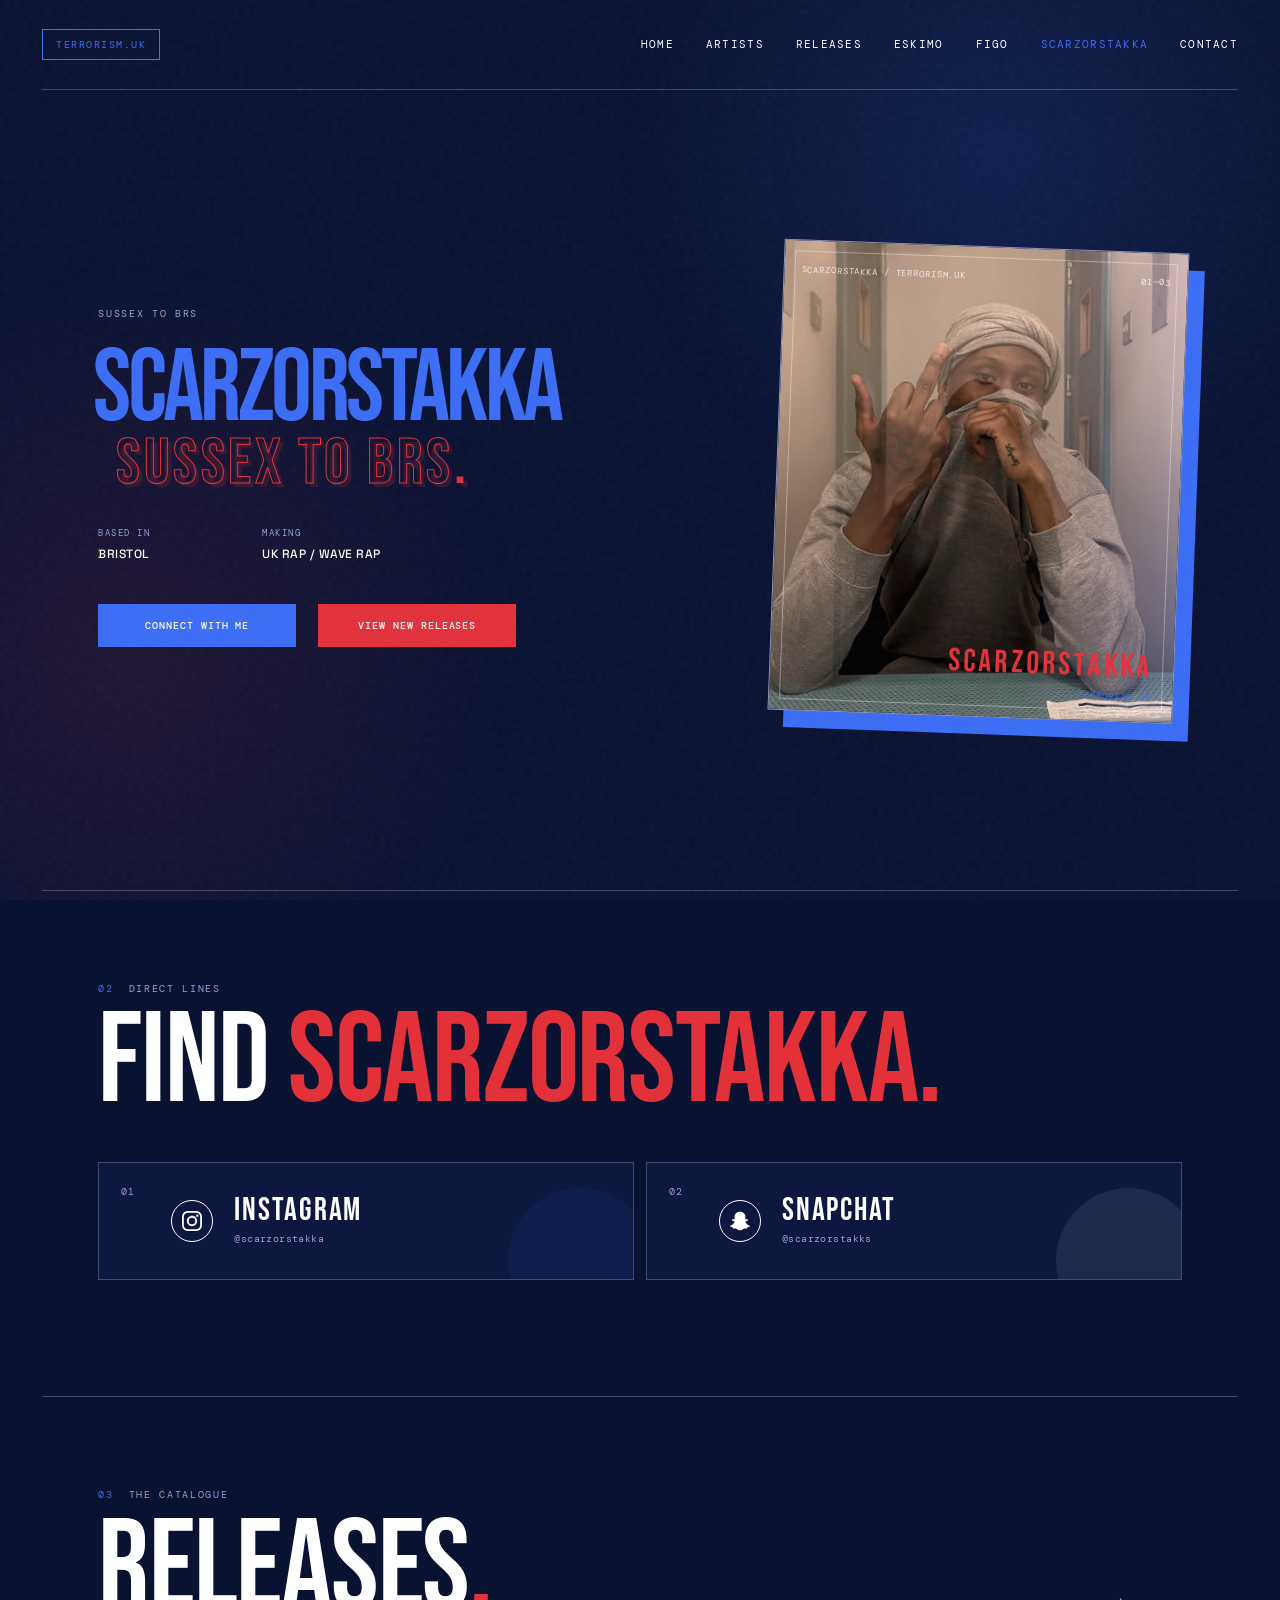
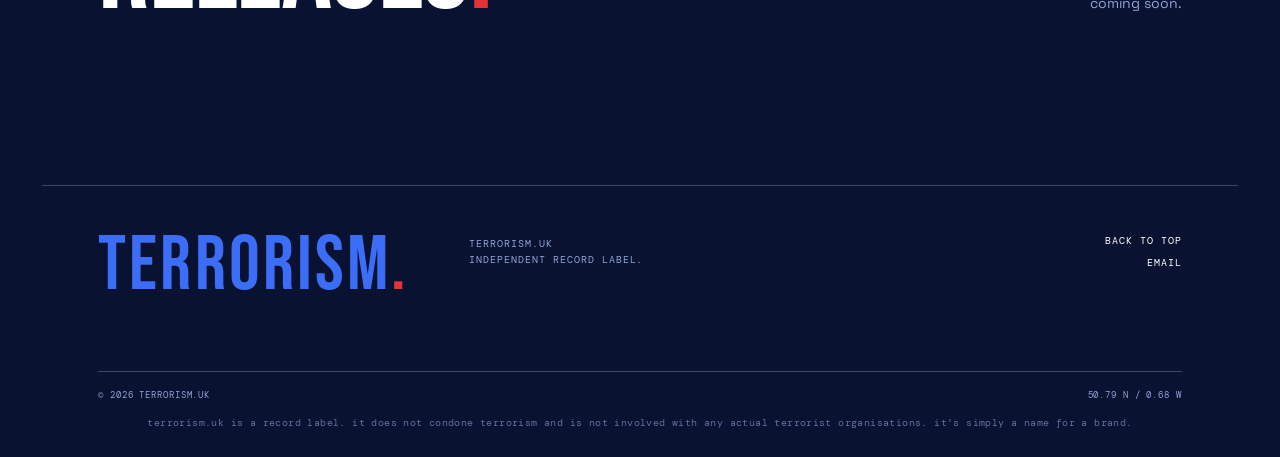
<file: scarzorstakka/index.html>
<!doctype html>
<html lang="en">
  <head>
    <meta charset="UTF-8" />
    <meta name="viewport" content="width=device-width, initial-scale=1.0, viewport-fit=cover" />
    <meta name="theme-color" content="#0a1232" />
    <meta
      name="description"
      content="SCARZORSTAKKA is a rapper from Bristol making UK rap and wave rap. Official artist page on terrorism.uk."
    />
    <title>SCARZORSTAKKA / terrorism.uk</title>
    <link rel="icon" type="image/png" href="../assets/LOGO.png" />
    <meta property="og:title" content="SCARZORSTAKKA / terrorism.uk" />
    <meta property="og:image" content="../assets/scarz-profile.png" />
    <meta name="twitter:card" content="summary_large_image" />
    <meta name="twitter:image" content="../assets/scarz-profile.png" />
    <link rel="preconnect" href="https://fonts.googleapis.com" />
    <link rel="preconnect" href="https://fonts.gstatic.com" crossorigin />
    <link
      href="https://fonts.googleapis.com/css2?family=Bebas+Neue&family=DM+Mono:wght@400;500&family=Space+Grotesk:wght@400;500;600;700&display=swap"
      rel="stylesheet"
    />
    <link rel="stylesheet" href="../styles.css" />
    <script src="../script.js" defer></script>
  </head>
  <body>
    <div class="site-shell">
      <header class="site-header navbar">
        <a class="brand" href="../" aria-label="terrorism.uk home">
          <span class="brand-mark">terrorism.uk</span>
        </a>

        <nav class="navbar-links" aria-label="Primary">
          <a href="../">Home</a>
          <a href="../#roster">Artists</a>
          <a href="../#releases">Releases</a>
          <a href="../eskimo/">Eskimo</a>
          <a href="../figo/">Figo</a>
          <a href="../scarzorstakka/" aria-current="page">Scarzorstakka</a>
          <a href="mailto:admin@terrorism.uk">Contact</a>
        </nav>
      </header>

      <main id="top">
        <section class="hero" aria-labelledby="hero-title">
          <div class="hero-copy">
            <p class="eyebrow">Sussex to BRS</p>

            <h1 id="hero-title" class="hero-title-long">
              <span class="hero-title-name">Scarzorstakka</span>
              <span class="hero-title-location"></span>
              <span class="hero-title-frequency">SUSSEX TO BRS<span>.</span></span>
            </h1>


            <div class="hero-details" aria-label="Artist details">
              <div>
                <span class="detail-label">Based in</span>
                <strong>Bristol</strong>
              </div>
              <div>
                <span class="detail-label">Making</span>
                <strong>UK Rap / Wave Rap</strong>
              </div>
            </div>

            <div class="hero-actions">
              <a class="primary-link" href="#links">
                <span>Connect with me</span>
              </a>
              <a class="primary-link primary-link-red" href="#releases">
                <span>View new releases</span>
              </a>
            </div>
          </div>

          <div class="portrait-wrap">
            <div class="portrait-frame">
              <div class="portrait-meta portrait-meta-top">
                <span>SCARZORSTAKKA / terrorism.uk</span>
                <span>01—03</span>
              </div>


              <img
                class="portrait-image"
                src="../assets/scarz-profile.png"
                alt="SCARZORSTAKKA, rapper from Bristol"
              />

              <div class="portrait-stamp" aria-hidden="true">
                <span>SCARZORSTAKKA</span>
                <span>terrorism.uk</span>
              </div>
            </div>
          </div>
        </section>

        <section class="links-section" id="links" aria-labelledby="links-title">
          <div class="section-heading">
            <div>
              <p class="eyebrow"><span>02</span> Direct lines</p>
              <h2 id="links-title">Find <em>Scarzorstakka.</em></h2>
            </div>
          </div>

          <div class="link-list">
            <a
              class="link-card instagram-card"
              href="https://www.instagram.com/scarzorstakka/"
              target="_blank"
              rel="noreferrer"
            >
              <span class="link-number">01</span>
              <span class="platform-icon" aria-hidden="true">
                <svg viewBox="0 0 24 24" xmlns="http://www.w3.org/2000/svg" fill="currentColor">
                  <path d="M7.0301.084c-1.2768.0602-2.1487.264-2.911.5634-.7888.3075-1.4575.72-2.1228 1.3877-.6652.6677-1.075 1.3368-1.3802 2.127-.2954.7638-.4956 1.6365-.552 2.914-.0564 1.2775-.0689 1.6882-.0626 4.947.0062 3.2586.0206 3.6671.0825 4.9473.061 1.2765.264 2.1482.5635 2.9107.308.7889.72 1.4573 1.388 2.1228.6679.6655 1.3365 1.0743 2.1285 1.38.7632.295 1.6361.4961 2.9134.552 1.2773.056 1.6884.069 4.9462.0627 3.2578-.0062 3.668-.0207 4.9478-.0814 1.28-.0607 2.147-.2652 2.9098-.5633.7889-.3086 1.4578-.72 2.1228-1.3881.665-.6682 1.0745-1.3378 1.3795-2.1284.2957-.7632.4966-1.636.552-2.9124.056-1.2809.0692-1.6898.063-4.948-.0063-3.2583-.021-3.6668-.0817-4.9465-.0607-1.2797-.264-2.1487-.5633-2.9117-.3084-.7889-.72-1.4568-1.3876-2.1228C21.2982 1.33 20.628.9208 19.8378.6165 19.074.321 18.2017.1197 16.9244.0645 15.6471.0093 15.236-.005 11.977.0014 8.718.0076 8.31.0215 7.0301.0839m.1402 21.6932c-1.17-.0509-1.8053-.2453-2.2287-.408-.5606-.216-.96-.4771-1.3819-.895-.422-.4178-.6811-.8186-.9-1.378-.1644-.4234-.3624-1.058-.4171-2.228-.0595-1.2645-.072-1.6442-.079-4.848-.007-3.2037.0053-3.583.0607-4.848.05-1.169.2456-1.805.408-2.2282.216-.5613.4762-.96.895-1.3816.4188-.4217.8184-.6814 1.3783-.9003.423-.1651 1.0575-.3614 2.227-.4171 1.2655-.06 1.6447-.072 4.848-.079 3.2033-.007 3.5835.005 4.8495.0608 1.169.0508 1.8053.2445 2.228.408.5608.216.96.4754 1.3816.895.4217.4194.6816.8176.9005 1.3787.1653.4217.3617 1.056.4169 2.2263.0602 1.2655.0739 1.645.0796 4.848.0058 3.203-.0055 3.5834-.061 4.848-.051 1.17-.245 1.8055-.408 2.2294-.216.5604-.4763.96-.8954 1.3814-.419.4215-.8181.6811-1.3783.9-.4224.1649-1.0577.3617-2.2262.4174-1.2656.0595-1.6448.072-4.8493.079-3.2045.007-3.5825-.006-4.848-.0608M16.953 5.5864A1.44 1.44 0 1 0 18.39 4.144a1.44 1.44 0 0 0-1.437 1.4424M5.8385 12.012c.0067 3.4032 2.7706 6.1557 6.173 6.1493 3.4026-.0065 6.157-2.7701 6.1506-6.1733-.0065-3.4032-2.771-6.1565-6.174-6.1498-3.403.0067-6.156 2.771-6.1496 6.1738M8 12.0077a4 4 0 1 1 4.008 3.9921A3.9996 3.9996 0 0 1 8 12.0077"/>
                </svg>
              </span>
              <span class="link-card-copy">
                <span class="link-platform">Instagram</span>
                <span class="link-handle">@scarzorstakka</span>
              </span>
            </a>

            <a
              class="link-card snapchat-card"
              href="https://www.snapchat.com/add/scarzorstakks"
              target="_blank"
              rel="noreferrer"
            >
              <span class="link-number">02</span>
              <span class="platform-icon" aria-hidden="true">
                <svg viewBox="0 0 24 24" xmlns="http://www.w3.org/2000/svg" fill="currentColor">
                  <path d="M12.206.793c.99 0 4.347.276 5.93 3.821.529 1.193.403 3.219.299 4.847l-.003.06c-.012.18-.022.345-.03.51.075.045.203.09.401.09.3-.016.659-.12 1.033-.301.165-.088.344-.104.464-.104.182 0 .359.029.509.09.45.149.734.479.734.838.015.449-.39.839-1.213 1.168-.089.029-.209.075-.344.119-.45.135-1.139.36-1.333.81-.09.224-.061.524.12.868l.015.015c.06.136 1.526 3.475 4.791 4.014.255.044.435.27.42.509 0 .075-.015.149-.045.225-.24.569-1.273.988-3.146 1.271-.059.091-.12.375-.164.57-.029.179-.074.36-.134.553-.076.271-.27.405-.555.405h-.03c-.135 0-.313-.031-.538-.074-.36-.075-.765-.135-1.273-.135-.3 0-.599.015-.913.074-.6.104-1.123.464-1.723.884-.853.599-1.826 1.288-3.294 1.288-.06 0-.119-.015-.18-.015h-.149c-1.468 0-2.427-.675-3.279-1.288-.599-.42-1.107-.779-1.707-.884-.314-.045-.629-.074-.928-.074-.54 0-.958.089-1.272.149-.211.043-.391.074-.54.074-.374 0-.523-.224-.583-.42-.061-.192-.09-.389-.135-.567-.046-.181-.105-.494-.166-.57-1.918-.222-2.95-.642-3.189-1.226-.031-.063-.052-.15-.055-.225-.015-.243.165-.465.42-.509 3.264-.54 4.73-3.879 4.791-4.02l.016-.029c.18-.345.224-.645.119-.869-.195-.434-.884-.658-1.332-.809-.121-.029-.24-.074-.346-.119-1.107-.435-1.257-.93-1.197-1.273.09-.479.674-.793 1.168-.793.146 0 .27.029.383.074.42.194.789.3 1.104.3.234 0 .384-.06.465-.105l-.046-.569c-.098-1.626-.225-3.651.307-4.837C7.392 1.077 10.739.807 11.727.807l.419-.015h.06z"/>
                </svg>
              </span>
              <span class="link-card-copy">
                <span class="link-platform">Snapchat</span>
                <span class="link-handle">@scarzorstakks</span>
              </span>
            </a>
          </div>
        </section>

        <section class="releases-section" id="releases" aria-labelledby="releases-title">
          <div class="section-heading">
            <div>
              <p class="eyebrow"><span>03</span> The catalogue</p>
              <h2 id="releases-title">Releases<em>.</em></h2>
            </div>
            <p class="section-intro">
              coming soon.
            </p>
          </div>
        </section>

        <section class="signal-strip" aria-label="Coming soon message"></section>
      </main>

      <footer class="site-footer">
        <div class="footer-main">
          <span class="footer-logo">TERRORISM<span>.</span></span>
          <p>terrorism.uk<br />Independent record label.</p>
          <div class="footer-actions">
            <a href="#top">Back to top</a>
            <a href="mailto:admin@terrorism.uk">Email</a>
          </div>
        </div>
        <div class="footer-bottom">
          <span>&copy; <span id="year">2026</span> terrorism.uk</span>
          <span>50.79 N / 0.68 W</span>
        </div>
        <p class="footer-disclaimer">
          terrorism.uk is a record label. it does not condone terrorism and is not involved with any actual terrorist organisations. it's simply a name for a brand.
        </p>
      </footer>
    </div>
  </body>
</html>
</file>
<file: styles.css>
:root {
  --ink: #0a1232;
  --ink-soft: #0f1a45;
  --paper: #ffffff;
  --muted: #8fa3d6;
  --acid: #3b6df6;
  --coral: #e3313a;
  --line: rgba(255, 255, 255, 0.22);
  --display: "Bebas Neue", Impact, "Arial Narrow", sans-serif;
  --body: "Space Grotesk", Arial, sans-serif;
  --mono: "DM Mono", "Courier New", monospace;
}

* {
  box-sizing: border-box;
}

html {
  scroll-behavior: smooth;
}

body {
  margin: 0;
  overflow-x: hidden;
  background: var(--ink);
  color: var(--paper);
  font-family: var(--body);
  -webkit-font-smoothing: antialiased;
  -webkit-text-size-adjust: 100%;
  text-size-adjust: 100%;
}

body::before,
body::after {
  position: fixed;
  z-index: -2;
  display: block;
  content: "";
  pointer-events: none;
}

body::before {
  inset: 0;
  background:
    radial-gradient(circle at 78% 17%, rgba(59, 109, 246, 0.14), transparent 24rem),
    radial-gradient(circle at 10% 73%, rgba(227, 49, 58, 0.1), transparent 25rem);
}

body::after {
  inset: 0;
  z-index: 5;
  opacity: 0.06;
  background-image: url("data:image/svg+xml,%3Csvg viewBox='0 0 180 180' xmlns='http://www.w3.org/2000/svg'%3E%3Cfilter id='n'%3E%3CfeTurbulence type='fractalNoise' baseFrequency='.85' numOctaves='4' stitchTiles='stitch'/%3E%3C/filter%3E%3Crect width='100%25' height='100%25' filter='url(%23n)' opacity='.65'/%3E%3C/svg%3E");
  pointer-events: none;
}

a {
  color: inherit;
  text-decoration: none;
}

button,
a {
  -webkit-tap-highlight-color: transparent;
  touch-action: manipulation;
}

::selection {
  background: var(--acid);
  color: var(--ink);
}

.site-shell {
  width: min(100%, 1440px);
  margin: 0 auto;
  padding: 0 42px;
}

.site-header {
  display: grid;
  grid-template-columns: 1fr auto 1fr;
  align-items: center;
  min-height: 90px;
  border-bottom: 1px solid var(--line);
  font-family: var(--mono);
  font-size: 0.66rem;
  letter-spacing: 0.12em;
  text-transform: uppercase;
}

.brand {
  display: inline-flex;
  align-items: center;
  gap: 12px;
  justify-self: start;
  width: max-content;
}

.brand-mark {
  display: inline-flex;
  align-items: center;
  justify-content: center;
  width: max-content;
  min-width: 31px;
  height: 31px;
  padding: 0 13px;
  border: 1px solid var(--acid);
  color: var(--acid);
  font-family: var(--mono);
  font-size: 0.6rem;
  letter-spacing: 0.16em;
  line-height: 1;
}

.hero {
  display: grid;
  grid-template-columns: minmax(0, 1fr) minmax(350px, 0.72fr);
  gap: clamp(48px, 9vw, 144px);
  align-items: center;
  min-height: min(800px, calc(100vh - 90px));
  padding: 92px 4.4vw 108px;
}

.hero-copy {
  position: relative;
  z-index: 1;
  padding-bottom: 9px;
}

.eyebrow {
  display: flex;
  align-items: center;
  gap: 15px;
  margin: 0 0 26px;
  color: var(--muted);
  font-family: var(--mono);
  font-size: 0.65rem;
  letter-spacing: 0.16em;
  line-height: 1.2;
  text-transform: uppercase;
}

.eyebrow span {
  color: var(--acid);
}

h1,
h2,
p {
  margin-top: 0;
}

h1 {
  display: flex;
  flex-direction: column;
  margin-bottom: 33px;
  font-family: var(--display);
  font-weight: 400;
  line-height: 0.77;
  text-transform: uppercase;
}

.hero-title-name {
  margin-left: -0.05em;
  color: var(--acid);
  font-size: clamp(5.4rem, 14vw, 13.2rem);
  letter-spacing: -0.035em;
  line-height: 0.85;
}

.hero-title-location,
.hero-title-frequency {
  position: relative;
  width: max-content;
  margin-left: 0.08em;
  font-size: clamp(2.35rem, 5vw, 4.9rem);
  letter-spacing: 0.055em;
  line-height: 0.96;
}

.hero-title-frequency {
  margin-left: 0.28em;
}

.hero-title-location {
  color: var(--paper);
}

.hero-title-frequency {
  color: transparent;
  -webkit-text-stroke: 1px var(--coral);
  text-shadow: 4px 4px 0 rgba(227, 49, 58, 0.16);
}

.hero-title-frequency span {
  color: var(--coral);
  -webkit-text-stroke: 0;
}

.hero-intro {
  max-width: 375px;
  margin-bottom: 35px;
  color: var(--paper);
  font-size: clamp(0.98rem, 1.45vw, 1.15rem);
  line-height: 1.55;
}

.hero-details {
  display: grid;
  grid-template-columns: repeat(2, minmax(130px, max-content));
  gap: 34px;
  margin-bottom: 42px;
}

.hero-details > div {
  display: flex;
  flex-direction: column;
  gap: 8px;
}

.detail-label {
  color: var(--muted);
  font-family: var(--mono);
  font-size: 0.58rem;
  letter-spacing: 0.16em;
  text-transform: uppercase;
}

.hero-details strong {
  max-width: 180px;
  color: var(--paper);
  font-size: 0.75rem;
  font-weight: 500;
  letter-spacing: 0.04em;
  line-height: 1.25;
  text-transform: uppercase;
}

.hero-actions {
  display: flex;
  align-items: center;
  gap: 22px;
}

.primary-link {
  display: inline-flex;
  align-items: center;
  justify-content: center;
  gap: 27px;
  min-width: 198px;
  padding: 15px 18px;
  background: var(--acid);
  color: var(--paper);
  font-family: var(--mono);
  font-size: 0.65rem;
  font-weight: 500;
  letter-spacing: 0.09em;
  text-align: center;
  text-transform: uppercase;
  transition: background 180ms ease, transform 180ms ease, color 180ms ease;
}

.primary-link:hover,
.primary-link:focus-visible {
  background: var(--paper);
  color: var(--ink);
  transform: translate(3px, -3px);
}

.primary-link-red {
  background: var(--coral);
}

.portrait-wrap {
  width: min(100%, 480px);
  justify-self: end;
  transform: rotate(2.1deg);
}

.portrait-frame {
  position: relative;
  aspect-ratio: 0.86;
  overflow: hidden;
  border: 1px solid rgba(255, 255, 255, 0.5);
  background: #1b2860;
  box-shadow: 16px 17px 0 var(--acid);
  isolation: isolate;
}

.portrait-frame::before,
.portrait-frame::after {
  position: absolute;
  z-index: 3;
  content: "";
  pointer-events: none;
}

.portrait-frame::before {
  inset: 10px;
  border: 1px solid rgba(255, 255, 255, 0.35);
}

.portrait-frame::after {
  top: 0;
  right: 0;
  width: 35%;
  height: 100%;
  background: linear-gradient(90deg, transparent, rgba(59, 109, 246, 0.3));
  mix-blend-mode: screen;
}

.portrait-meta {
  position: absolute;
  z-index: 4;
  display: flex;
  justify-content: space-between;
  width: calc(100% - 34px);
  color: rgba(255, 255, 255, 0.78);
  font-family: var(--mono);
  font-size: 0.55rem;
  letter-spacing: 0.1em;
  text-transform: uppercase;
}

.portrait-meta-top {
  top: 23px;
  left: 17px;
}

.portrait-image {
  position: absolute;
  inset: 0;
  width: 100%;
  height: 100%;
}

.portrait-image {
  z-index: 2;
  object-fit: cover;
  opacity: 0;
  filter: saturate(0.72) contrast(1.06);
  transition: opacity 350ms ease;
}

.portrait-frame.photo-ready .portrait-image {
  opacity: 1;
}

.portrait-stamp {
  position: absolute;
  right: 21px;
  bottom: 20px;
  z-index: 4;
  display: flex;
  flex-direction: column;
  align-items: flex-end;
  gap: 4px;
  color: var(--acid);
  font-family: var(--mono);
  font-size: 0.56rem;
  letter-spacing: 0.13em;
  line-height: 1.2;
  text-align: right;
  text-transform: uppercase;
}

.portrait-stamp span:first-child {
  color: var(--coral);
  font-family: var(--display);
  font-size: 2rem;
  letter-spacing: 0.1em;
}

.links-section {
  padding: 92px 4.4vw 116px;
  border-top: 1px solid var(--line);
}

.section-heading {
  display: flex;
  align-items: flex-end;
  justify-content: space-between;
  gap: 40px;
  margin-bottom: 49px;
}

.section-heading .eyebrow {
  margin-bottom: 18px;
}

h2 {
  margin-bottom: 0;
  color: var(--paper);
  font-family: var(--display);
  font-size: clamp(4.5rem, 10vw, 8.8rem);
  font-weight: 400;
  letter-spacing: -0.01em;
  line-height: 0.78;
  text-transform: uppercase;
}

h2 em {
  color: var(--coral);
  font-style: normal;
}

.section-intro {
  max-width: 240px;
  margin-bottom: 5px;
  color: var(--muted);
  font-size: 0.88rem;
  line-height: 1.55;
}

.link-list {
  display: grid;
  grid-template-columns: repeat(2, minmax(0, 1fr));
  gap: 12px;
}

.link-card {
  position: relative;
  display: grid;
  grid-template-columns: 32px 45px minmax(0, 1fr);
  align-items: center;
  min-height: 118px;
  gap: 18px;
  padding: 20px 22px;
  overflow: hidden;
  border: 1px solid var(--line);
  background: rgba(15, 26, 69, 0.7);
  transition: color 200ms ease, border-color 200ms ease, transform 200ms ease, background 200ms ease;
}

.link-card::after {
  position: absolute;
  right: -20px;
  bottom: -54px;
  width: 145px;
  height: 145px;
  border-radius: 50%;
  background: var(--card-accent, var(--acid));
  content: "";
  opacity: 0.08;
  transition: transform 300ms ease, opacity 300ms ease;
}

.link-card:hover,
.link-card:focus-visible {
  z-index: 1;
  border-color: var(--card-accent, var(--acid));
  background: var(--card-accent, var(--acid));
  color: var(--paper);
  transform: translateY(-4px);
}

.link-card:hover::after,
.link-card:focus-visible::after {
  opacity: 0.16;
  transform: scale(1.65);
}

.link-number {
  align-self: start;
  padding-top: 2px;
  color: var(--muted);
  font-family: var(--mono);
  font-size: 0.6rem;
  letter-spacing: 0.08em;
}

.link-card:hover .link-number,
.link-card:focus-visible .link-number {
  color: rgba(255, 255, 255, 0.75);
}

.platform-icon {
  position: relative;
  z-index: 1;
  display: grid;
  width: 42px;
  height: 42px;
  place-items: center;
  border: 1px solid currentColor;
  border-radius: 50%;
}

.platform-icon svg {
  display: block;
  width: 20px;
  height: 20px;
}

.link-card-copy {
  position: relative;
  z-index: 1;
  display: flex;
  flex-direction: column;
  gap: 6px;
  min-width: 0;
}

.link-platform {
  font-family: var(--display);
  font-size: 2rem;
  letter-spacing: 0.055em;
  line-height: 0.9;
  text-transform: uppercase;
}

.link-handle {
  overflow: hidden;
  color: var(--muted);
  font-family: var(--mono);
  font-size: 0.64rem;
  letter-spacing: 0.04em;
  line-height: 1.3;
  text-overflow: ellipsis;
  white-space: nowrap;
}

.link-card:hover .link-handle,
.link-card:focus-visible .link-handle {
  color: rgba(255, 255, 255, 0.85);
}

.instagram-card {
  --card-accent: var(--acid);
}

.youtube-card {
  --card-accent: var(--coral);
}

.snapchat-card {
  --card-accent: #ffffff;
}

.snapchat-card:hover,
.snapchat-card:focus-visible {
  color: var(--ink);
}

.snapchat-card:hover .link-number,
.snapchat-card:focus-visible .link-number,
.snapchat-card:hover .link-handle,
.snapchat-card:focus-visible .link-handle {
  color: rgba(10, 18, 50, 0.65);
}

.email-card {
  --card-accent: #3b6df6;
}

.soundcloud-card {
  --card-accent: var(--coral);
}

.signal-strip {
  display: flex;
  align-items: center;
  gap: 22px;
  padding: 17px 4.4vw;
  border-top: 1px solid var(--line);
  border-bottom: 1px solid var(--line);
  color: var(--acid);
  font-family: var(--mono);
  font-size: 0.6rem;
  letter-spacing: 0.12em;
  line-height: 1;
  text-transform: uppercase;
}

.signal-strip-line {
  width: min(100px, 12vw);
  height: 1px;
  background: var(--acid);
}

.signal-strip-line-short {
  width: 28px;
  background: var(--coral);
}

.signal-strip:empty {
  display: block;
  height: 1px;
  padding: 0;
  border: none;
  border-bottom: 1px solid var(--line);
}

.site-footer {
  padding: 50px 4.4vw 26px;
}

.footer-main {
  display: grid;
  grid-template-columns: 1fr 1fr 1fr;
  align-items: start;
  gap: 30px;
  padding-bottom: 74px;
}

.footer-logo {
  color: var(--acid);
  font-family: var(--display);
  font-size: clamp(3rem, 6vw, 5.3rem);
  letter-spacing: 0.04em;
  line-height: 0.8;
}

.footer-logo span {
  color: var(--coral);
}

.footer-main p {
  margin-bottom: 0;
  color: var(--muted);
  font-family: var(--mono);
  font-size: 0.6rem;
  letter-spacing: 0.1em;
  line-height: 1.7;
  text-transform: uppercase;
}

.footer-actions {
  display: flex;
  flex-direction: column;
  align-items: flex-end;
  gap: 13px;
  font-family: var(--mono);
  font-size: 0.6rem;
  letter-spacing: 0.1em;
  line-height: 1;
  text-transform: uppercase;
}

.footer-actions a {
  color: var(--paper);
  transition: color 180ms ease;
}

.footer-actions a:hover,
.footer-actions a:focus-visible {
  color: var(--acid);
}

.footer-bottom {
  display: flex;
  justify-content: space-between;
  gap: 20px;
  padding-top: 17px;
  border-top: 1px solid var(--line);
  color: var(--muted);
  font-family: var(--mono);
  font-size: 0.55rem;
  letter-spacing: 0.1em;
  line-height: 1.4;
  text-transform: uppercase;
}

.footer-disclaimer {
  margin: 14px 0 0;
  color: var(--muted);
  font-family: var(--mono);
  font-size: 0.62rem;
  letter-spacing: 0.04em;
  line-height: 1.6;
  text-align: center;
  text-transform: none;
  opacity: 0.65;
}

:focus-visible {
  outline: 2px solid var(--acid);
  outline-offset: 5px;
}

@media (max-width: 900px) {
  .site-shell {
    padding: 0 24px;
  }

  .hero {
    grid-template-columns: minmax(0, 1fr) minmax(280px, 0.65fr);
    gap: 44px;
    padding-right: 2vw;
    padding-left: 2vw;
  }

  .hero-title-name {
    font-size: clamp(5rem, 13.5vw, 9.6rem);
  }

  .hero-title-location,
  .hero-title-frequency {
    font-size: clamp(2rem, 4.8vw, 3.8rem);
  }

  .links-section,
  .signal-strip,
  .site-footer {
    padding-right: 2vw;
    padding-left: 2vw;
  }
}

@media (max-width: 780px) {
  .site-shell {
    padding: 0 16px;
  }

  .site-header {
    grid-template-columns: 1fr auto;
    min-height: 74px;
  }

  .hero {
    display: flex;
    flex-direction: column;
    align-items: stretch;
    min-height: auto;
    gap: 56px;
    padding: 56px 0 92px;
  }

  .hero-copy {
    padding: 0;
  }

  .eyebrow {
    margin-bottom: 21px;
  }

  h1 {
    margin-bottom: 28px;
  }

  .hero-title-name {
    font-size: clamp(5.6rem, 22vw, 9.4rem);
  }

  .hero-title-location,
  .hero-title-frequency {
    margin-left: 0.04em;
    font-size: clamp(2.2rem, 11vw, 4.2rem);
  }

  .hero-intro {
    max-width: 320px;
    margin-bottom: 30px;
    font-size: 0.95rem;
  }

  .hero-details {
    grid-template-columns: repeat(2, minmax(120px, max-content));
    gap: 18px;
    margin-bottom: 36px;
  }

  .hero-details strong {
    max-width: 145px;
    font-size: 0.66rem;
  }

  .hero-actions {
    align-items: flex-start;
    flex-direction: column;
    gap: 16px;
  }

  .portrait-wrap {
    width: calc(100% - 15px);
    max-width: 430px;
    margin-right: 3px;
    margin-left: auto;
  }

  .portrait-frame {
    box-shadow: 11px 12px 0 var(--acid);
  }

  .links-section {
    padding-top: 70px;
    padding-bottom: 87px;
  }

  .section-heading {
    display: block;
    margin-bottom: 36px;
  }

  .section-heading .eyebrow {
    margin-bottom: 17px;
  }

  h2 {
    font-size: clamp(4.8rem, 20vw, 7rem);
  }

  .section-intro {
    max-width: 280px;
    margin: 26px 0 0;
    font-size: 0.8rem;
  }

  .link-list {
    grid-template-columns: 1fr;
    gap: 9px;
  }

  .link-card {
    grid-template-columns: 25px 44px minmax(0, 1fr);
    min-height: 116px;
    gap: 13px;
    padding: 16px 15px;
  }

  .link-platform {
    font-size: 1.8rem;
  }

  .link-handle {
    font-size: 0.58rem;
  }

  .signal-strip {
    flex-wrap: wrap;
    gap: 12px 15px;
    padding: 16px 0;
    font-size: 0.53rem;
  }

  .signal-strip-line {
    width: 33px;
  }

  .site-footer {
    padding: 42px 0 max(21px, env(safe-area-inset-bottom));
  }

  .footer-main {
    grid-template-columns: 1fr 1fr;
    gap: 34px 20px;
    padding-bottom: 57px;
  }

  .footer-logo {
    font-size: 4.2rem;
  }

  .footer-main p {
    grid-column: 1 / -1;
    grid-row: 2;
  }

  .footer-actions {
    grid-column: 2;
    grid-row: 1;
  }

  .footer-bottom {
    flex-wrap: wrap;
    justify-content: flex-start;
    gap: 7px 18px;
  }
}

@media (max-width: 380px) {
  .site-shell {
    padding: 0 12px;
  }

  .brand-mark {
    font-size: 0.52rem;
    letter-spacing: 0.13em;
    padding: 0 10px;
  }

  .hero {
    gap: 44px;
    padding-top: 44px;
    padding-bottom: 76px;
  }

  .hero-title-name {
    font-size: clamp(5rem, 26vw, 8rem);
  }

  .hero-details {
    grid-template-columns: repeat(2, minmax(105px, max-content));
    gap: 13px;
  }

  .hero-details strong {
    font-size: 0.62rem;
  }

  .primary-link {
    min-width: 100%;
  }

  .link-card {
    grid-template-columns: 20px 38px minmax(0, 1fr);
    gap: 9px;
    padding: 14px 12px;
  }

  .link-platform {
    font-size: 1.6rem;
  }

  .link-handle {
    font-size: 0.55rem;
  }
}

@media (prefers-reduced-motion: reduce) {
  html {
    scroll-behavior: auto;
  }

  *,
  *::before,
  *::after {
    transition-duration: 0.01ms !important;
  }
}

/* ===== Label home portal ===== */
.site-header.navbar {
  grid-template-columns: auto 1fr;
}

.navbar-links {
  display: flex;
  align-items: center;
  justify-content: flex-end;
  gap: 32px;
}

.navbar-links a {
  color: var(--paper);
  transition: color 180ms ease;
}

.navbar-links a[aria-current="page"] {
  color: var(--acid);
}

.navbar-links a:hover,
.navbar-links a:focus-visible {
  color: var(--acid);
}

.home-hero {
  grid-template-columns: 1fr;
  text-align: center;
}

.home-hero .hero-copy {
  max-width: 1000px;
  margin-right: auto;
  margin-left: auto;
}

.home-hero .hero-intro {
  max-width: 620px;
  margin-right: auto;
  margin-left: auto;
}

.home-hero h1 {
  flex-direction: row;
  flex-wrap: nowrap;
  align-items: baseline;
  justify-content: center;
  column-gap: 0.08em;
}

.home-hero .hero-actions {
  justify-content: center;
}

.home-title-name {
  color: var(--acid);
  font-size: clamp(3.4rem, 8vw, 7.6rem);
  letter-spacing: -0.01em;
  line-height: 0.85;
}

.home-title-tld {
  width: max-content;
  color: transparent;
  -webkit-text-stroke: 1px var(--coral);
  text-shadow: 4px 4px 0 rgba(227, 49, 58, 0.16);
  font-size: clamp(3.4rem, 8vw, 7.6rem);
  line-height: 0.85;
}

.roster-section,
.releases-section {
  padding: 92px 4.4vw 116px;
  border-top: 1px solid var(--line);
}

.roster-grid {
  display: grid;
  grid-template-columns: repeat(3, minmax(0, 1fr));
  gap: 12px;
}

.artist-card {
  position: relative;
  display: flex;
  flex-direction: column;
  min-height: 340px;
  overflow: hidden;
  border: 1px solid var(--line);
  background: rgba(15, 26, 69, 0.7);
  transition: color 200ms ease, border-color 200ms ease, transform 200ms ease;
}

.artist-card:hover,
.artist-card:focus-visible {
  border-color: var(--acid);
  transform: translateY(-4px);
}

.artist-card-media {
  aspect-ratio: 1 / 1;
  overflow: hidden;
  border-bottom: 1px solid var(--line);
}

.artist-card-media img {
  display: block;
  width: 100%;
  height: 100%;
  object-fit: cover;
  filter: saturate(0.72) contrast(1.06);
}

.artist-card-meta {
  display: flex;
  flex-direction: column;
  gap: 8px;
  padding: 20px 22px 24px;
}

.artist-card-index {
  color: var(--muted);
  font-family: var(--mono);
  font-size: 0.58rem;
  letter-spacing: 0.14em;
}

.artist-card-name {
  color: var(--paper);
  font-family: var(--display);
  font-size: 2.4rem;
  line-height: 0.9;
  text-transform: uppercase;
}

.artist-card-tag {
  color: var(--acid);
  font-family: var(--mono);
  font-size: 0.58rem;
  letter-spacing: 0.1em;
  text-transform: uppercase;
}

.artist-card-soon {
  align-items: center;
  justify-content: center;
  gap: 12px;
  border-style: dashed;
  background: transparent;
  text-align: center;
}

.artist-card-soon .artist-card-name,
.artist-card-soon .artist-card-tag {
  color: var(--muted);
}

.releases-grid {
  display: grid;
  grid-template-columns: repeat(3, minmax(0, 1fr));
  gap: 12px;
  margin-top: 49px;
}

.release-card {
  display: flex;
  flex-direction: column;
  overflow: hidden;
  border: 1px solid var(--line);
  background: rgba(15, 26, 69, 0.7);
  transition: border-color 200ms ease, transform 200ms ease;
}

.release-card:hover,
.release-card:focus-visible {
  border-color: var(--coral);
  transform: translateY(-4px);
}

.release-card-media {
  aspect-ratio: 16 / 9;
  overflow: hidden;
  border-bottom: 1px solid var(--line);
}

.release-card-media img {
  display: block;
  width: 100%;
  height: 100%;
  object-fit: cover;
  filter: saturate(0.85) contrast(1.04);
}

.release-card-meta {
  display: flex;
  flex-direction: column;
  gap: 7px;
  padding: 18px 20px 22px;
}

.release-card-type {
  color: var(--coral);
  font-family: var(--mono);
  font-size: 0.56rem;
  letter-spacing: 0.12em;
  text-transform: uppercase;
}

.release-card-title {
  color: var(--paper);
  font-family: var(--display);
  font-size: 1.6rem;
  line-height: 1;
  text-transform: uppercase;
}

.release-card-artist {
  color: var(--muted);
  font-family: var(--mono);
  font-size: 0.56rem;
  letter-spacing: 0.1em;
  text-transform: uppercase;
}

@media (max-width: 900px) {
  .roster-section,
  .releases-section {
    padding-right: 2vw;
    padding-left: 2vw;
  }

  .roster-grid,
  .releases-grid {
    grid-template-columns: repeat(2, minmax(0, 1fr));
  }
}

@media (max-width: 780px) {
  .site-header.navbar {
    grid-template-columns: 1fr;
    gap: 16px;
    padding: 18px 0;
  }

  .navbar-links {
    flex-wrap: wrap;
    justify-content: flex-start;
    gap: 14px 22px;
  }

  .roster-grid,
  .releases-grid {
    grid-template-columns: 1fr;
  }
}

@media (max-width: 780px) {
  .hero-copy {
    text-align: center;
  }

  .hero .eyebrow,
  .section-heading .eyebrow {
    justify-content: center;
  }

  .hero h1 {
    align-items: center;
  }

  .home-hero h1 {
    align-items: baseline;
    justify-content: center;
  }

  .hero-intro,
  .section-intro {
    margin-right: auto;
    margin-left: auto;
  }

  .hero-details {
    justify-content: center;
  }

  .hero-actions {
    align-items: center;
  }

  .portrait-wrap {
    margin-right: auto;
    margin-left: auto;
  }

  .section-heading {
    text-align: center;
  }

  .site-header.navbar .brand {
    justify-self: center;
  }

  .navbar-links {
    justify-content: center;
  }

  .footer-main {
    grid-template-columns: 1fr;
    justify-items: center;
    text-align: center;
    gap: 18px;
    padding-bottom: 40px;
  }

  .footer-main p {
    grid-column: auto;
    grid-row: auto;
  }

  .footer-actions {
    grid-column: auto;
    grid-row: auto;
    align-items: center;
  }

  .footer-bottom {
    justify-content: center;
    text-align: center;
  }
}

@media (min-width: 781px) {
  .hero-title-long .hero-title-name {
    font-size: clamp(3.6rem, 8vw, 8rem);
  }
}
</file>
